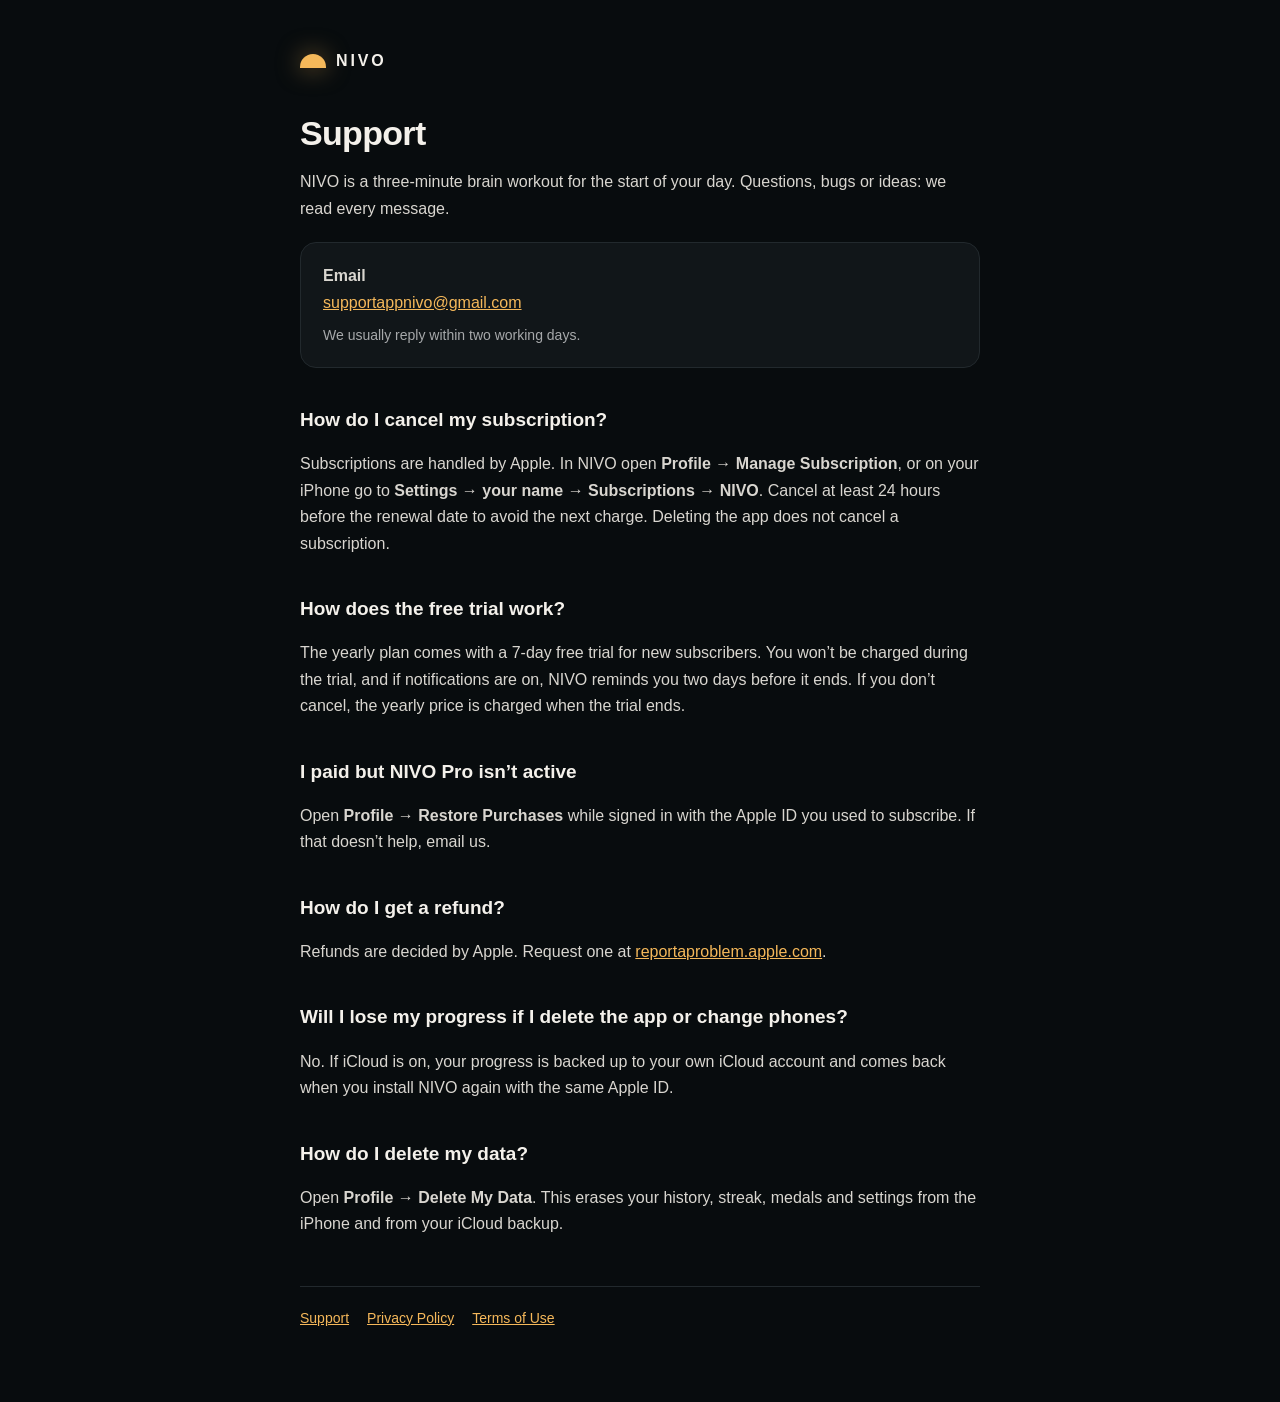
<file: index.html>
<!doctype html>
<html lang="en">
<head>
<meta charset="utf-8">
<meta name="viewport" content="width=device-width, initial-scale=1">
<title>NIVO Support</title>
<link rel="stylesheet" href="style.css">
</head>
<body>
<main>
<header><div class="sun"></div><a href="">NIVO</a></header>
<h1>Support</h1>
<p>NIVO is a three-minute brain workout for the start of your day. Questions, bugs or ideas: we read every message.</p>
<div class="card">
<p style="margin:0"><strong>Email</strong><br><a href="mailto:supportappnivo@gmail.com">supportappnivo@gmail.com</a></p>
<p class="muted" style="margin:8px 0 0">We usually reply within two working days.</p>
</div>

<h2>How do I cancel my subscription?</h2>
<p>Subscriptions are handled by Apple. In NIVO open <strong>Profile → Manage Subscription</strong>, or on your iPhone go to <strong>Settings → your name → Subscriptions → NIVO</strong>. Cancel at least 24 hours before the renewal date to avoid the next charge. Deleting the app does not cancel a subscription.</p>

<h2>How does the free trial work?</h2>
<p>The yearly plan comes with a 7-day free trial for new subscribers. You won’t be charged during the trial, and if notifications are on, NIVO reminds you two days before it ends. If you don’t cancel, the yearly price is charged when the trial ends.</p>

<h2>I paid but NIVO Pro isn’t active</h2>
<p>Open <strong>Profile → Restore Purchases</strong> while signed in with the Apple ID you used to subscribe. If that doesn’t help, email us.</p>

<h2>How do I get a refund?</h2>
<p>Refunds are decided by Apple. Request one at <a href="https://reportaproblem.apple.com">reportaproblem.apple.com</a>.</p>

<h2>Will I lose my progress if I delete the app or change phones?</h2>
<p>No. If iCloud is on, your progress is backed up to your own iCloud account and comes back when you install NIVO again with the same Apple ID.</p>

<h2>How do I delete my data?</h2>
<p>Open <strong>Profile → Delete My Data</strong>. This erases your history, streak, medals and settings from the iPhone and from your iCloud backup.</p>
<nav><a href="">Support</a><a href="privacy/">Privacy Policy</a><a href="terms/">Terms of Use</a></nav>
</main>
</body>
</html>
</file>
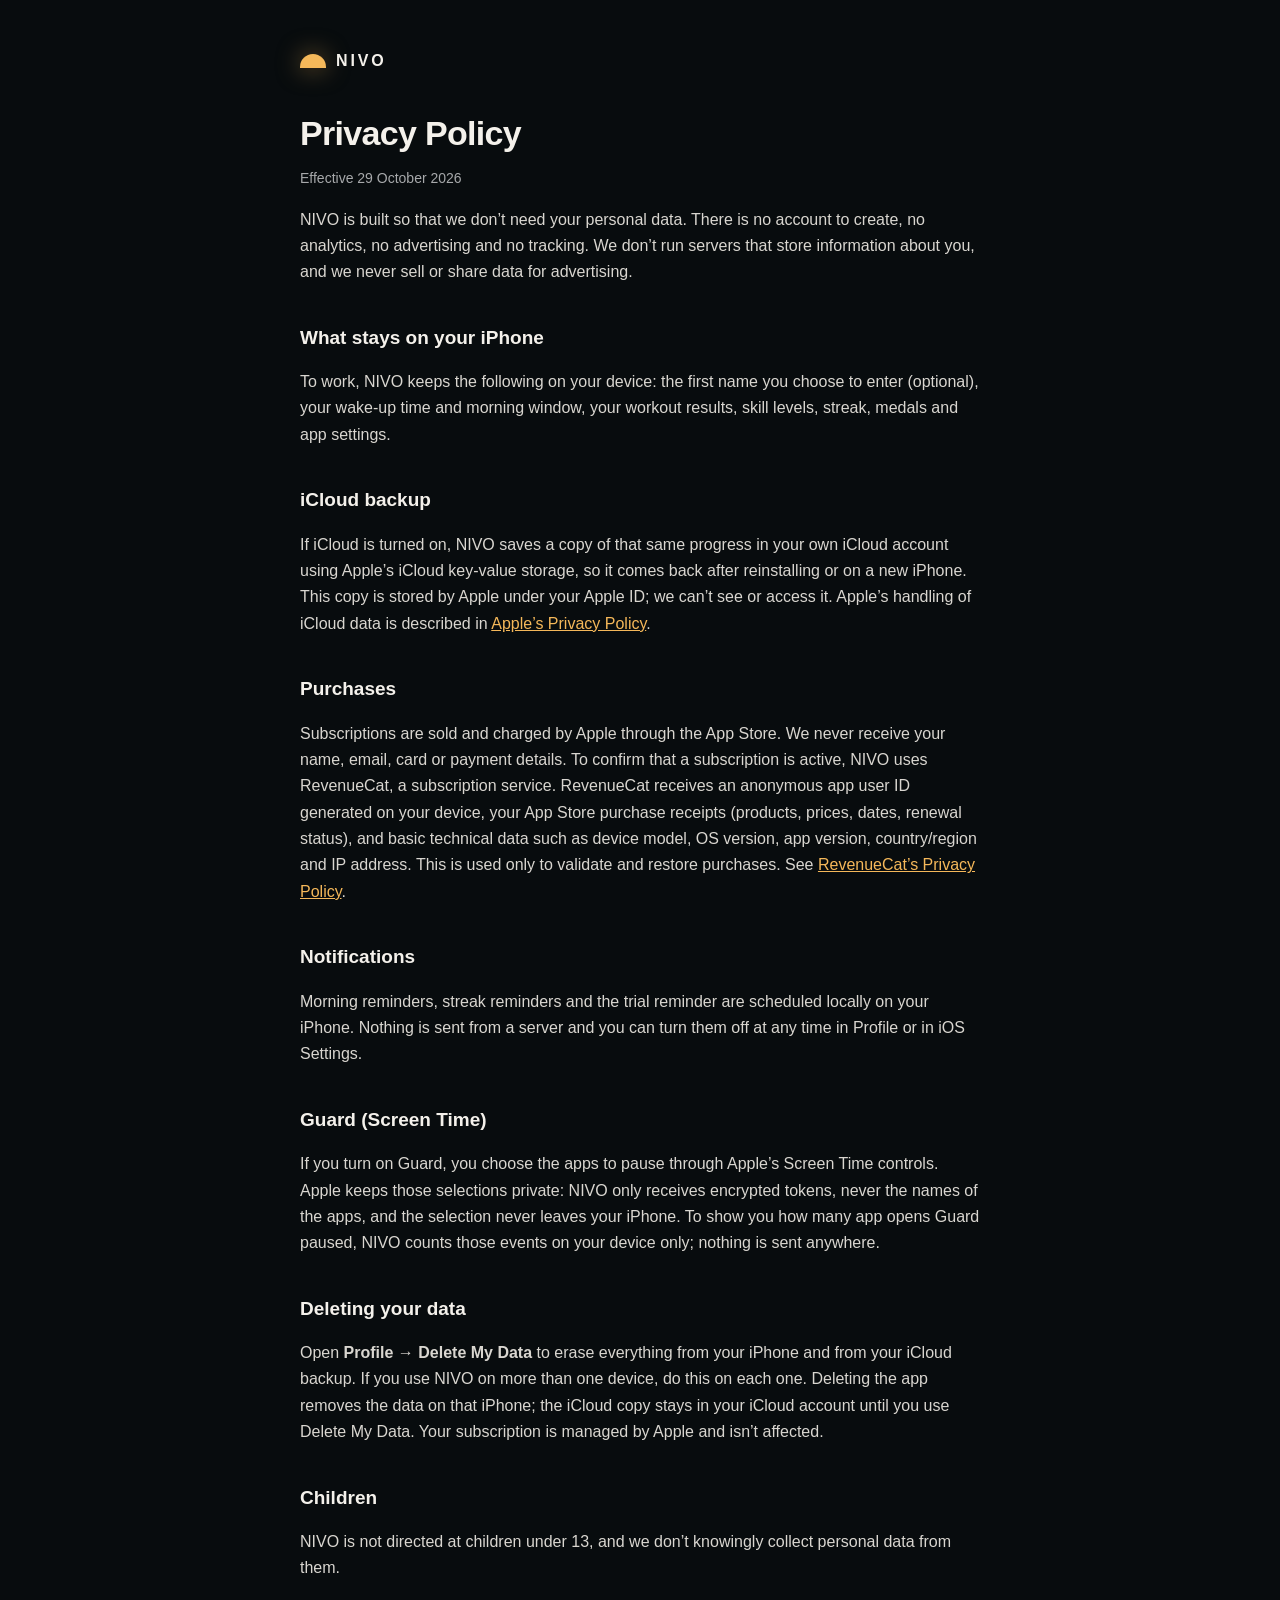
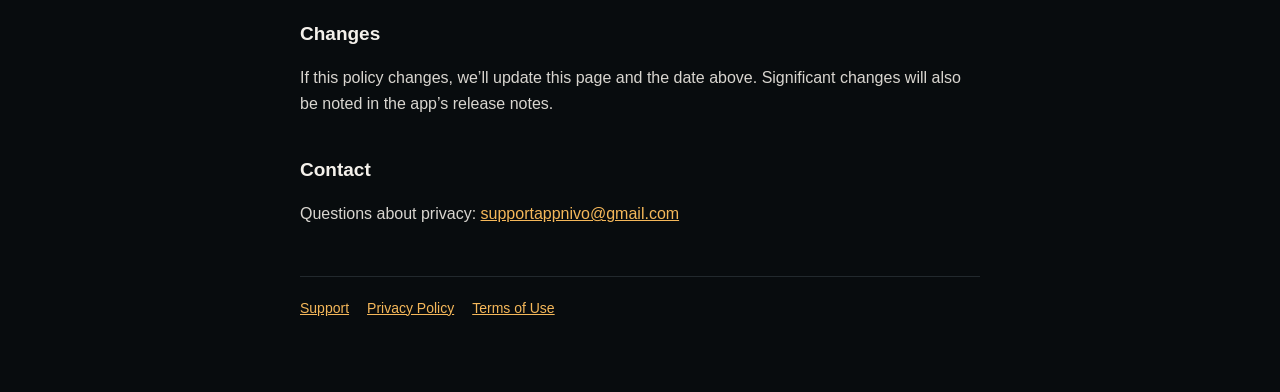
<file: privacy/index.html>
<!doctype html>
<html lang="en">
<head>
<meta charset="utf-8">
<meta name="viewport" content="width=device-width, initial-scale=1">
<title>NIVO Privacy Policy</title>
<link rel="stylesheet" href="../style.css">
</head>
<body>
<main>
<header><div class="sun"></div><a href="../">NIVO</a></header>
<h1>Privacy Policy</h1>
<p class="muted">Effective 29 October 2026</p>

<p>NIVO is built so that we don’t need your personal data. There is no account to create, no analytics, no advertising and no tracking. We don’t run servers that store information about you, and we never sell or share data for advertising.</p>

<h2>What stays on your iPhone</h2>
<p>To work, NIVO keeps the following on your device: the first name you choose to enter (optional), your wake-up time and morning window, your workout results, skill levels, streak, medals and app settings.</p>

<h2>iCloud backup</h2>
<p>If iCloud is turned on, NIVO saves a copy of that same progress in your own iCloud account using Apple’s iCloud key-value storage, so it comes back after reinstalling or on a new iPhone. This copy is stored by Apple under your Apple ID; we can’t see or access it. Apple’s handling of iCloud data is described in <a href="https://www.apple.com/legal/privacy/">Apple’s Privacy Policy</a>.</p>

<h2>Purchases</h2>
<p>Subscriptions are sold and charged by Apple through the App Store. We never receive your name, email, card or payment details. To confirm that a subscription is active, NIVO uses RevenueCat, a subscription service. RevenueCat receives an anonymous app user ID generated on your device, your App Store purchase receipts (products, prices, dates, renewal status), and basic technical data such as device model, OS version, app version, country/region and IP address. This is used only to validate and restore purchases. See <a href="https://www.revenuecat.com/privacy">RevenueCat’s Privacy Policy</a>.</p>

<h2>Notifications</h2>
<p>Morning reminders, streak reminders and the trial reminder are scheduled locally on your iPhone. Nothing is sent from a server and you can turn them off at any time in Profile or in iOS Settings.</p>

<h2>Guard (Screen Time)</h2>
<p>If you turn on Guard, you choose the apps to pause through Apple’s Screen Time controls. Apple keeps those selections private: NIVO only receives encrypted tokens, never the names of the apps, and the selection never leaves your iPhone. To show you how many app opens Guard paused, NIVO counts those events on your device only; nothing is sent anywhere.</p>

<h2>Deleting your data</h2>
<p>Open <strong>Profile → Delete My Data</strong> to erase everything from your iPhone and from your iCloud backup. If you use NIVO on more than one device, do this on each one. Deleting the app removes the data on that iPhone; the iCloud copy stays in your iCloud account until you use Delete My Data. Your subscription is managed by Apple and isn’t affected.</p>

<h2>Children</h2>
<p>NIVO is not directed at children under 13, and we don’t knowingly collect personal data from them.</p>

<h2>Changes</h2>
<p>If this policy changes, we’ll update this page and the date above. Significant changes will also be noted in the app’s release notes.</p>

<h2>Contact</h2>
<p>Questions about privacy: <a href="mailto:supportappnivo@gmail.com">supportappnivo@gmail.com</a></p>
<nav><a href="../">Support</a><a href="../privacy/">Privacy Policy</a><a href="../terms/">Terms of Use</a></nav>
</main>
</body>
</html>
</file>
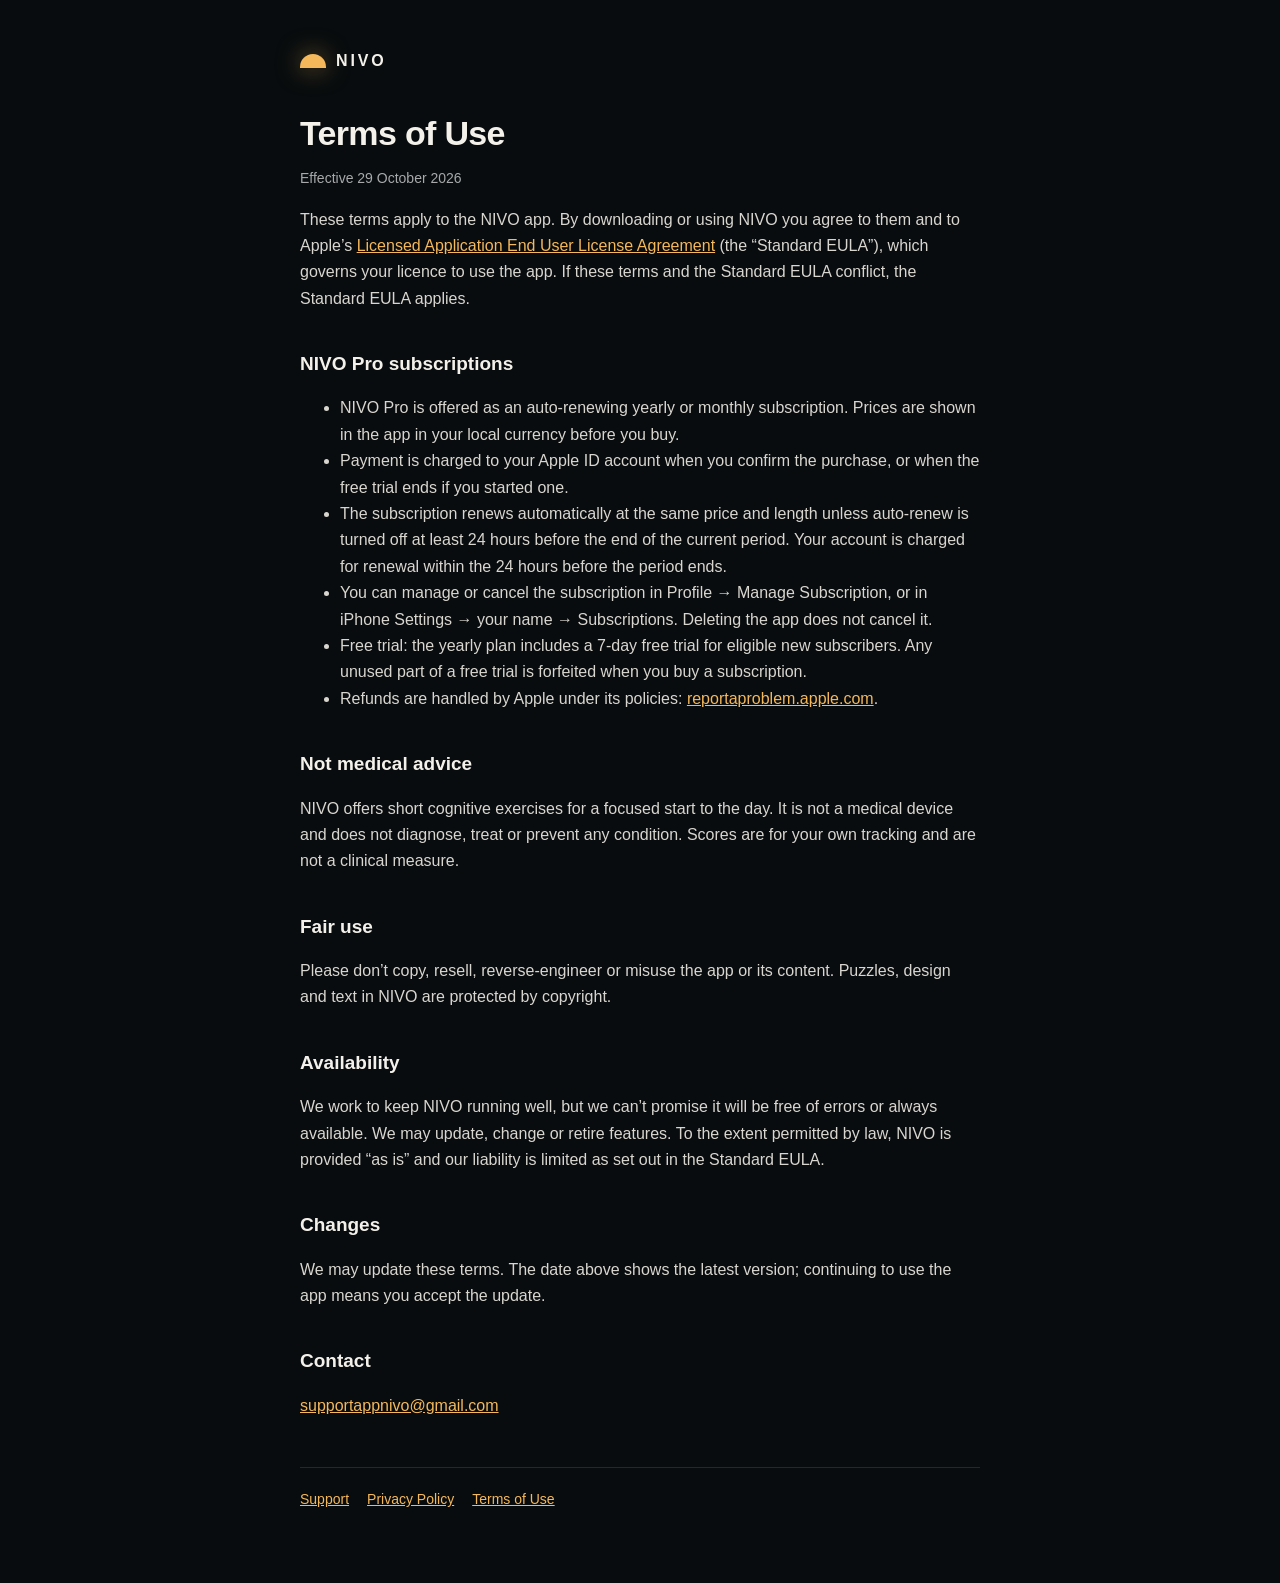
<file: terms/index.html>
<!doctype html>
<html lang="en">
<head>
<meta charset="utf-8">
<meta name="viewport" content="width=device-width, initial-scale=1">
<title>NIVO Terms of Use</title>
<link rel="stylesheet" href="../style.css">
</head>
<body>
<main>
<header><div class="sun"></div><a href="../">NIVO</a></header>
<h1>Terms of Use</h1>
<p class="muted">Effective 29 October 2026</p>

<p>These terms apply to the NIVO app. By downloading or using NIVO you agree to them and to Apple’s <a href="https://www.apple.com/legal/internet-services/itunes/dev/stdeula/">Licensed Application End User License Agreement</a> (the “Standard EULA”), which governs your licence to use the app. If these terms and the Standard EULA conflict, the Standard EULA applies.</p>

<h2>NIVO Pro subscriptions</h2>
<ul>
<li>NIVO Pro is offered as an auto-renewing yearly or monthly subscription. Prices are shown in the app in your local currency before you buy.</li>
<li>Payment is charged to your Apple ID account when you confirm the purchase, or when the free trial ends if you started one.</li>
<li>The subscription renews automatically at the same price and length unless auto-renew is turned off at least 24 hours before the end of the current period. Your account is charged for renewal within the 24 hours before the period ends.</li>
<li>You can manage or cancel the subscription in Profile → Manage Subscription, or in iPhone Settings → your name → Subscriptions. Deleting the app does not cancel it.</li>
<li>Free trial: the yearly plan includes a 7-day free trial for eligible new subscribers. Any unused part of a free trial is forfeited when you buy a subscription.</li>
<li>Refunds are handled by Apple under its policies: <a href="https://reportaproblem.apple.com">reportaproblem.apple.com</a>.</li>
</ul>

<h2>Not medical advice</h2>
<p>NIVO offers short cognitive exercises for a focused start to the day. It is not a medical device and does not diagnose, treat or prevent any condition. Scores are for your own tracking and are not a clinical measure.</p>

<h2>Fair use</h2>
<p>Please don’t copy, resell, reverse-engineer or misuse the app or its content. Puzzles, design and text in NIVO are protected by copyright.</p>

<h2>Availability</h2>
<p>We work to keep NIVO running well, but we can’t promise it will be free of errors or always available. We may update, change or retire features. To the extent permitted by law, NIVO is provided “as is” and our liability is limited as set out in the Standard EULA.</p>

<h2>Changes</h2>
<p>We may update these terms. The date above shows the latest version; continuing to use the app means you accept the update.</p>

<h2>Contact</h2>
<p><a href="mailto:supportappnivo@gmail.com">supportappnivo@gmail.com</a></p>
<nav><a href="../">Support</a><a href="../privacy/">Privacy Policy</a><a href="../terms/">Terms of Use</a></nav>
</main>
</body>
</html>
</file>
<file: style.css>
:root{--bg:#080C0E;--surface:#111619;--text:#F4F1EB;--muted:#A7A9AB;--sun:#F5B85A;--border:#22292D}
*{box-sizing:border-box}
body{margin:0;background:var(--bg);color:var(--text);font:16px/1.65 -apple-system,BlinkMacSystemFont,"SF Pro Text","Inter","Segoe UI",sans-serif;-webkit-text-size-adjust:100%}
main{max-width:720px;margin:0 auto;padding:48px 20px 72px}
header{display:flex;align-items:center;gap:10px;margin-bottom:40px}
header a{color:var(--text);text-decoration:none;font-weight:700;letter-spacing:.18em}
.sun{width:26px;height:14px;border-radius:14px 14px 0 0;background:var(--sun);box-shadow:0 0 24px rgba(245,184,90,.5)}
h1{font-size:34px;line-height:1.15;margin:0 0 8px;letter-spacing:-.02em}
h2{font-size:19px;margin:36px 0 8px}
p,li{color:#D9D6D0}
.muted{color:var(--muted);font-size:14px}
a{color:var(--sun)}
.card{background:var(--surface);border:1px solid var(--border);border-radius:16px;padding:20px 22px;margin:20px 0}
nav{display:flex;gap:18px;flex-wrap:wrap;margin-top:48px;padding-top:20px;border-top:1px solid var(--border);font-size:14px}
</file>
